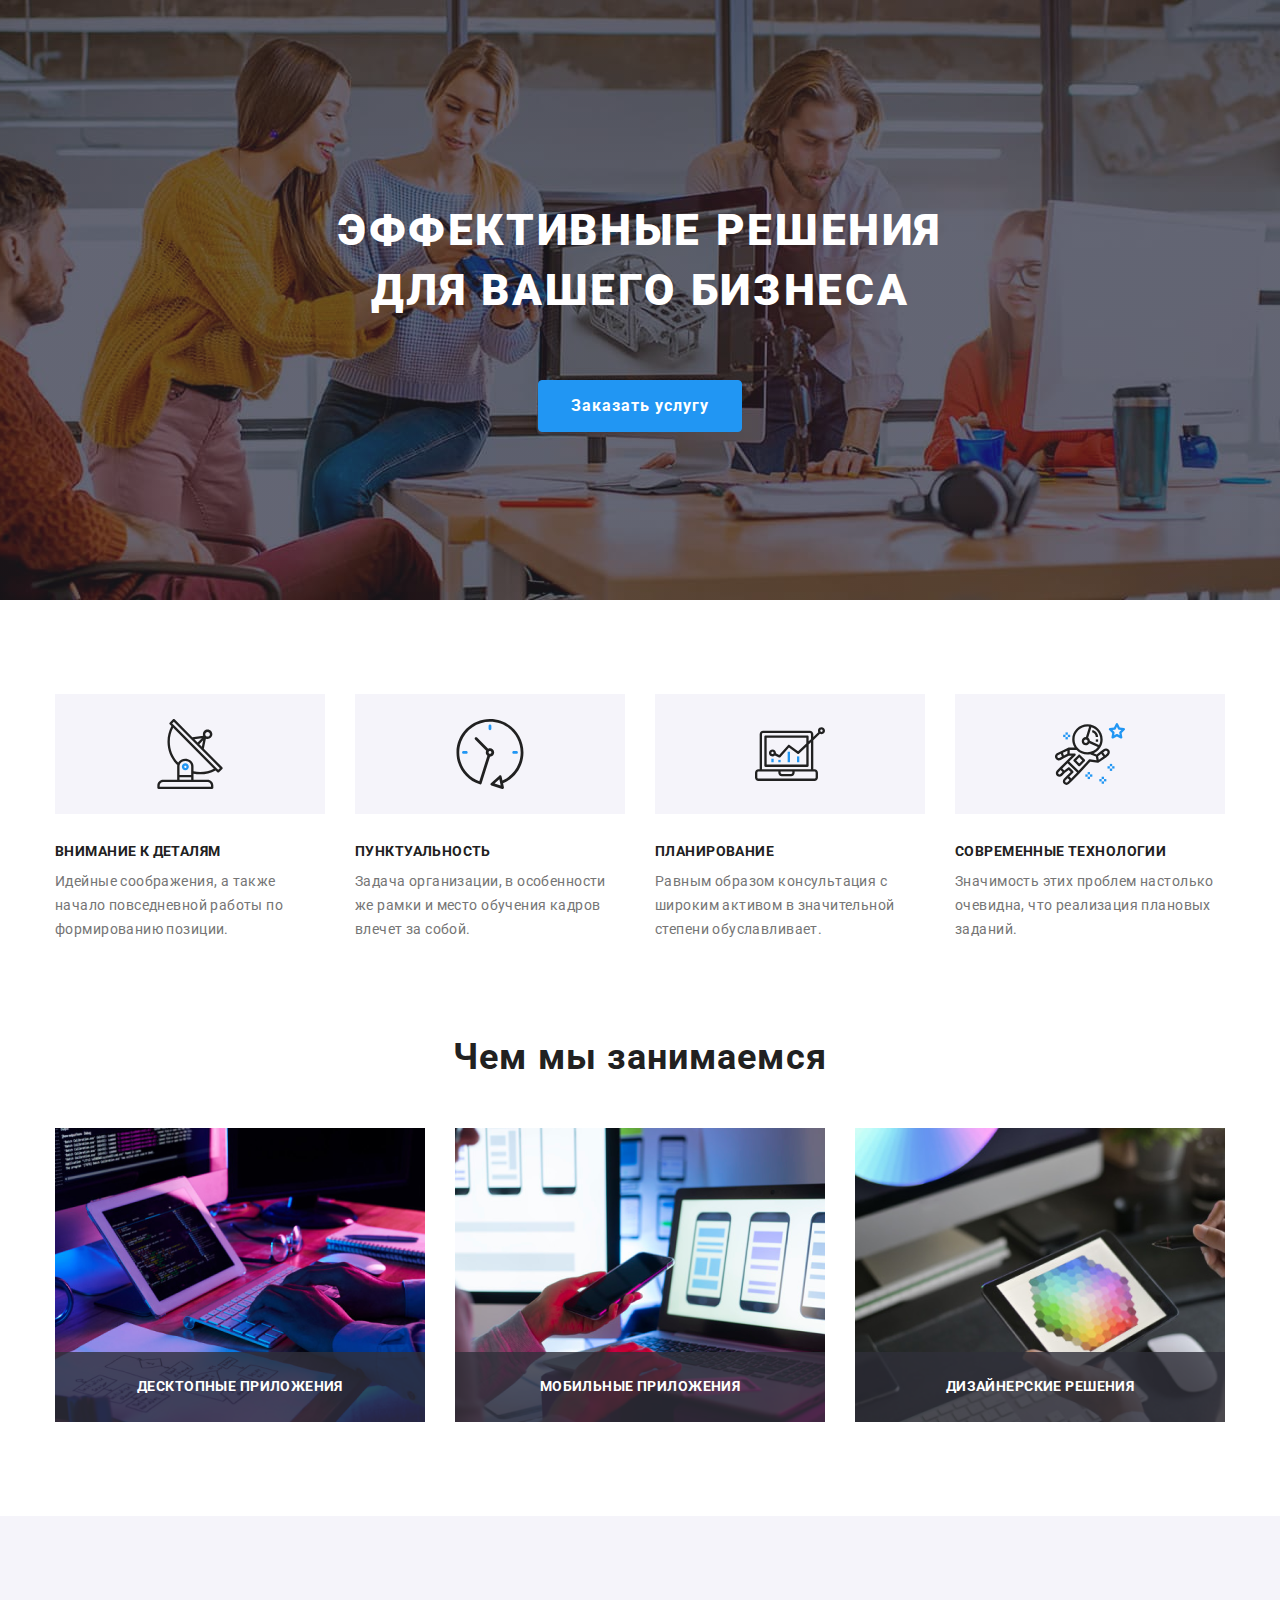
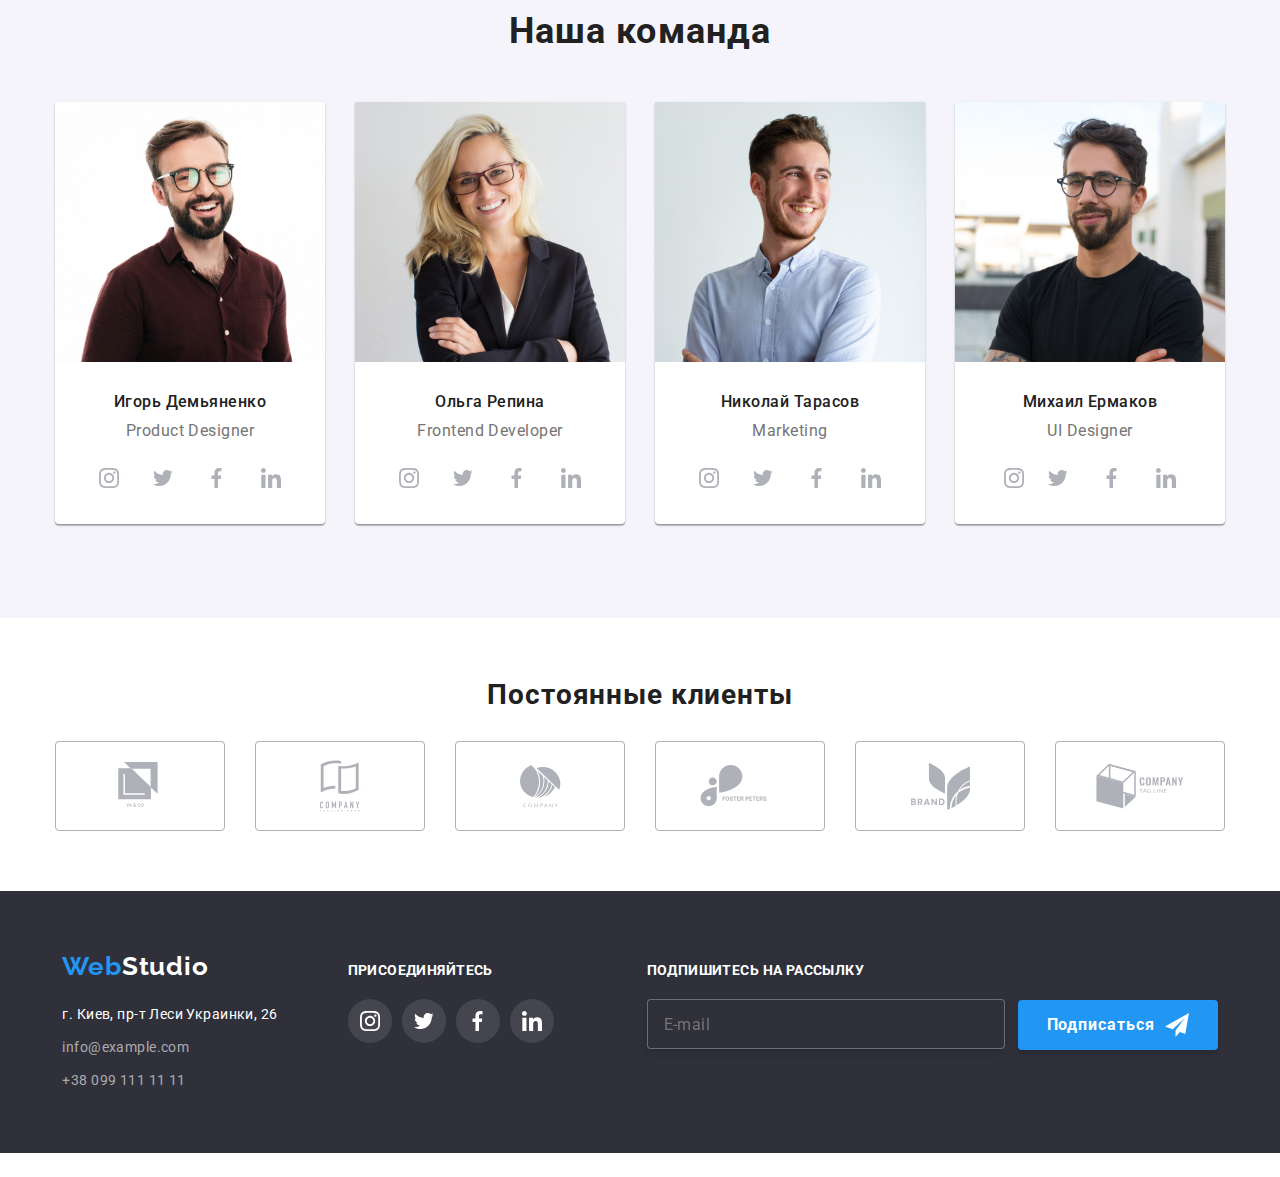
<file: index.html>
<!DOCTYPE html>
<html lang="ru">

<head>
    <meta charset="UTF-8">
    <meta name="viewport" content="width=device-width, initial-scale=1">
    <title>WebStudio</title>
    <link
        href="https://fonts.googleapis.com/css2?family=Raleway:wght@700&family=Roboto:wght@400;500;700;900&display=swap"
        rel="stylesheet">
    <link rel="stylesheet" href="https://cdnjs.cloudflare.com/ajax/libs/modern-normalize/1.0.0/modern-normalize.min.css">
    <link rel="shortcut icon" href="favicon.ico">
    <!-- <link rel="stylesheet" href="./css/normalize.css"> -->
    <link rel="stylesheet" href="./css/main.min.css" />
</head>

<body>

    <!-- Шапка сайта -->
    <!-- <header class="header">
        <div class="container header-container">
            <nav class="header-nav">
                <a href="index.html" class="header-nav__logo">
                    <span class="header-nav__logo--black">Web</span>Studio</a>
                <ul class="header-nav__list">
                    <li class="header-nav__item">
                        <a href="./index.html" class="link current">Студия</a>
                    </li>
                    <li class="header-nav__item">
                        <a href="./portfolio.html" class="link">Портфолио</a>
                    </li>
                    <li class="header-nav__item">
                        <a href="" class="link">Контакты</a>
                    </li>
                </ul>
            </nav>
            <ul class="info">
                <li>
                    <a href="mailto:info@devstudio.com" class="mail">
                    <svg width="16px" height="12px">
                        <use href="./images/symbol-defs.svg#icon-envelope">
                        </use>
                    </svg>
                    info@devstudio.com</a>
                </li>
                <li>
                    <a href="tel:+380961111111" class="phone">
                    <svg width="10px" height="16px">
                        <use href="./images/symbol-defs.svg#icon-phone">
                        </use>
                    </svg>
                    +38 096 111 11 11</a>
                </li>
            </ul>
        </div>
    </header> -->

    <main>
        <!-- Секция заказать услуг -->
        <section class="decision">
                <h1 class="decision__title">Эффективные решения <br> для вашего бизнеса</h1>
                <button class="decision__button" data-modal-open>Заказать услугу</button>
        </section>
        <!-- Секция преимуществ  -->
        <section class="advantages">
            <div class="container">
                <ul class="advantages__list">
                    <li class="advantages__list__item antenna">
                        <h2 class="item__title">Внимание к деталям</h2>
                        <p class="item__text">Идейные соображения, а также начало повседневной работы по формированию
                            позиции.</p>
                    </li>
                    <li class="advantages__list__item clock">
                        <h2 class="item__title">Пунктуальность</h2>
                        <p class="item__text">Задача организации, в особенности же рамки и место обучения кадров влечет за
                            собой.</p>
                    </li>
                    <li class="advantages__list__item diagram">
                        <h2 class="item__title">Планирование</h2>
                        <p class="item__text">Равным образом консультация с широким активом в значительной степени
                            обуславливает.</p>
                    </li>
                    <li class="advantages__list__item astronaut">
                        <h2 class="item__title">Современные технологии</h2>
                        <p class="item__text">Значимость этих проблем настолько очевидна, что реализация плановых заданий.
                        </p>
                    </li>
                </ul>
            </div>
        </section>
        <section class="activ">
            <!-- Секция род деятельности -->
            <div class="container">
                <h3 class="activ__title">Чем мы занимаемся</h3>
                <ul class="activ__list">
                    <li class="activ__img">
                        <img src="./images/laptop.png" alt="Ноутбук" width="370" height="294" />
                        <h3>Десктопные приложения</h3>
                    </li>
                    <li class="activ__img">
                        <img src="./images/phone.png" alt="Телефон" width="370" height="294" />
                        <h3>Мобильные приложения</h3>
                    </li>
                    <li class="activ__img">
                        <img src="./images/tablet.png" alt="Планшет" width="370" height="294" />
                        <h3>Дизайнерские решения</h3>
                    </li>
                </ul>
            </div>
        </section>

        <!-- Секция наши специалисты -->
        <section class="team">
            <div class="container">
                <h3 class="team__headline">Наша команда</h3>
                <ul class="team__list">
                    <li class="team__prof">
                        <img src="./images/igor.jpg" alt="Игорь Демьяненко" width="270" height="260"/>
                        <div class="team-card">
                            <h3 class="team-card__title">Игорь Демьяненко</h3>
                            <p class="team-card__text">Product Designer</p>
                                <ul class="team-social">
                                    <li class="team-social__list">
                                        <a href class="team-social__link">
                                        <svg>
                                        <use href="./images/symbol-defs.svg#icon-instagram"></use>
                                        </svg>
                                        </a>
                                    </li>
                                    <li class="team-social__list">
                                        <a href class="team-social__link">
                                        <svg>
                                        <use href="./images/symbol-defs.svg#icon-twitter"></use>
                                        </svg>
                                        </a>
                                    </li>
                                    <li class="team-social__list">
                                        <a href class="team-social__link">
                                        <svg>
                                        <use href="./images/symbol-defs.svg#icon-facebook"></use>
                                        </svg>
                                        </a>
                                    </li>
                                    <li class="team-social__list">
                                        <a href class="team-social__link">
                                        <svg>
                                        <use href="./images/symbol-defs.svg#icon-linkedin"></use>
                                        </svg>
                                    </a>
                                    </li>
                                </ul>
                        </div>
                    </li>
                    <li class="team__prof"><img src="./images/olga.jpg" alt="Ольга Репина" width="270" height="260" />
                        <div class="team-card">
                            <h3 class="team-card__title">Ольга Репина</h3>
                            <p class="team-card__text">Frontend Developer</p>
                                <ul class="team-social">
                                    <li class="team-social__list">
                                        <a href="" class="team-social__link">
                                            <svg>
                                                <use href="./images/symbol-defs.svg#icon-instagram"></use>
                                            </svg>
                                        </a>
                                    </li>
                                    <li class="team-social__list">
                                        <a href class="team-social__link">
                                            <svg>
                                                <use href="./images/symbol-defs.svg#icon-twitter"></use>
                                            </svg>
                                        </a>
                                    </li>
                                    <li class="team-social__list">
                                        <a href class="team-social__link">
                                            <svg>
                                                <use href="./images/symbol-defs.svg#icon-facebook"></use>
                                            </svg>
                                        </a>
                                    </li>
                                    <li class="team-social__list">
                                        <a href class="team-social__link">
                                            <svg>
                                                <use href="./images/symbol-defs.svg#icon-linkedin"></use>
                                            </svg>
                                        </a>
                                    </li>
                                </ul>
                        </div>
                        
                    </li>
                    <li class="team__prof"><img src="./images/nikolay.jpg" alt="Николай Тарасов" width="270" height="260" />
                        <div class="team-card">
                            <h3 class="team-card__title">Николай Тарасов</h3>
                            <p class="team-card__text">Marketing</p>
                                <ul class="team-social">
                                    <li class="team-social__list">
                                        <a href="" class="team-social__link">
                                            <svg>
                                                <use href="./images/symbol-defs.svg#icon-instagram"></use>
                                            </svg>
                                        </a>
                                    </li>
                                    <li class="team-social__list">
                                        <a href class="team-social__link">
                                            <svg>
                                                <use href="./images/symbol-defs.svg#icon-twitter"></use>
                                            </svg>
                                        </a>
                                    </li>
                                    <li class="team-social__list">
                                        <a href class="team-social__link">
                                            <svg>
                                                <use href="./images/symbol-defs.svg#icon-facebook"></use>
                                            </svg>
                                        </a>
                                    </li>
                                    <li class="team-social__list">
                                        <a href class="team-social__link">
                                            <svg>
                                                <use href="./images/symbol-defs.svg#icon-linkedin"></use>
                                            </svg>
                                        </a>
                                    </li>
                                </ul>
                        </div>
                    </li>
                    <li class="team__prof"><img src="./images/mikhail.jpg" alt="Михаил Ермаков" width="270" height="260" />
                        <div class="team-card">
                            <h3 class="team-card__title">Михаил Ермаков</h3>
                            <p class="team-card__text">UI Designer</p>
                                <ul class="team-social">
                                    <li class="team-socia__list">
                                        <a href="" class="team-social__link">
                                            <svg>
                                                <use href="./images/symbol-defs.svg#icon-instagram"></use>
                                            </svg>
                                        </a>
                                    </li>
                                    <li class="team-social__list">
                                        <a href class="team-social__link">
                                            <svg>
                                                <use href="./images/symbol-defs.svg#icon-twitter"></use>
                                            </svg>
                                        </a>
                                    </li>
                                    <li class="team-social__list">
                                        <a href class="team-social__link">
                                            <svg>
                                                <use href="./images/symbol-defs.svg#icon-facebook"></use>
                                            </svg>
                                        </a>
                                    </li>
                                    <li class="team-social__list">
                                        <a href class="team-social__link">
                                            <svg>
                                                <use href="./images/symbol-defs.svg#icon-linkedin"></use>
                                            </svg>
                                        </a>
                                    </li>
                                </ul>
                        </div>
                    </li>
                </ul>
            </div>
        </section>
        <section class="clients">
            <div class="container">
                <h2 class="clients__title">Постоянные клиенты</h2>
                <ul class="clients__list">
                    <li class="clients-page__link">
                        <a href class="clients-page__icon">
                            <svg width="44" height="48">
                                <use href="./images/symbol-defs.svg#icon-ya-and-co"></use>
                            </svg>
                        </a>
                    </li>
                    <li class="clients-page__link">
                        <a href class="clients-page__icon">
                            <svg width="40" height="52">
                                <use href="./images/symbol-defs.svg#icon-company-tagline"></use>
                            </svg>
                        </a>
                    </li>
                    <li class="clients-page__link">
                        <a href class="clients-page__icon">
                            <svg width="41" height="43">
                                <use href="./images/symbol-defs.svg#icon-company-fruits"></use>
                            </svg>
                        </a>
                    </li>
                    <li class="clients-page__link">
                        <a href class="clients-page__icon">
                            <svg width="80" height="42">
                                <use href="./images/symbol-defs.svg#icon-foster-peters"></use>
                            </svg>
                        </a>
                    </li>
                    <li class="clients-page__link">
                        <a href class="clients-page__icon">
                            <svg width="59" height="47">
                                <use href="./images/symbol-defs.svg#icon-brand"></use>
                            </svg>
                        </a>
                    </li>
                    <li class="clients-page__link">
                        <a href class="clients-page__icon">
                            <svg width="88" height="45">
                                <use href="./images/symbol-defs.svg#icon-build"></use>
                            </svg>
                        </a>
                    </li>
                </ul>
            </div>
        </section>
    </main>

    <!-- Подвал страницы -->
    <footer class="contacts-footer">
        <div class="container footer-container">
            <div>
                <a href="index.html" class="contacts-logo">
                    <span class="contacts-web">Web</span>Studio
                </a>
                <address class="contacts-address">
                    <p>г. Киев, пр-т Леси Украинки, 26</p>
                </address>
                <ul class="contacts list">
                    <li class="contacts-nav"><a href="mailto:info@example.com" class="link-footer">info@example.com</a></li>
                    <li class="contacts-nav"><a href="tel:+380991111111" class="link-footer">+38 099 111 11 11</a></li>
                </ul>
            </div>
            <div class="footer-social">
                <h3 class="footer-title">присоединяйтесь</h3>
                <ul class="footer list">
                    <li class="footer-icon">
                        <a href class="team-social__link">
                            <svg>
                                <use href="./images/symbol-defs.svg#icon-instagram"></use>
                            </svg>
                        </a>
                    </li>
                    <li class="footer-icon">
                        <a href class="team-social__link">
                            <svg>
                                <use href="./images/symbol-defs.svg#icon-twitter"></use>
                            </svg>
                        </a>
                    </li>
                    <li class="footer-icon">
                        <a href class="team-social__link">
                            <svg>
                                <use href="./images/symbol-defs.svg#icon-facebook"></use>
                            </svg>
                        </a>
                    </li>
                    <li class="footer-icon">
                        <a href class="team-social__link">
                            <svg>
                                <use href="./images/symbol-defs.svg#icon-linkedin"></use>
                            </svg>
                        </a>
                    </li>
                </ul>
            </div>
            <div class="mail-submit">
                <h3 class="mail-submit-title">Подпишитесь на рассылку</h3>
                    <form action class="form-mail">
                        <input type="mail" name="E-mail" placeholder="E-mail" class="mail-form">
                            <button type="submit" class="button-submit">Подписаться
                                <svg class="button-img">
                                    <use href="./images/iconsend.svg#send"></use>
                                </svg>
                            </button>
                    </form>
            </div>
        </div>
    </footer>
    <div class="modal-box is-hidden" data-modal>
        <div class="modal-icon">
            <button class="button-close" data-modal-close>
                <svg>
                    <use href="./images/close.svg#close"></use>
                </svg>
            </button>
            <h3 class="window-title">Оставьте свои данные, мы вам перезвоним</h3>
            <form action="" class="form-window">
                <label for="form-input" class="form-input">Имя</label>
                <div class="form-name">
                    <input type="text" id="name_input" class="form-style" name="name">
                    <svg width="12" height="12">
                        <use href="./images/name.svg#name"></use>
                    </svg>
                </div>
                </label>
                <label for="form-input" class="form-input">Телефон</label>
                <div class="form-name">
                    <input type="tel" id="tel" class="form-style" name="phone">
                    <svg width="13" height="13">
                        <use href="./images/contactphone.svg#contactphone"></use>
                    </svg>
                </div>
                </label>
                <label for="form-input" class="form-input">Почта</label>
                <div class="form-name">
                    <input type="mail" id="mail" class="form-style" name="mail">
                    <svg width="15" height="12">
                        <use href="./images/mail.svg#mail"></use>
                    </svg>
                </div>
                </label>
                <label for="form-input" class="form-input">Комментарий</label>
                <div>
                    <textarea name="comment" placeholder="Введите текст" class="comment"></textarea>
                </div>
                <div class="agreement">
                    <input type="checkbox" id="checkbox_inp" name="agreement" class="agreement-hidden check">
                    <label class="agreement-label" for="checkbox_inp">Соглашаюсь с рассылкой и принимаю
                        <a href="" class="agreement-link">Условия договора</a>
                    </label>
                </div>
                <button class="form-button-window">Отправить</button>
            </form>
        </div>
    </div>
    <script src="./js/modal.js"></script> -->
</body>

</html>
</file>
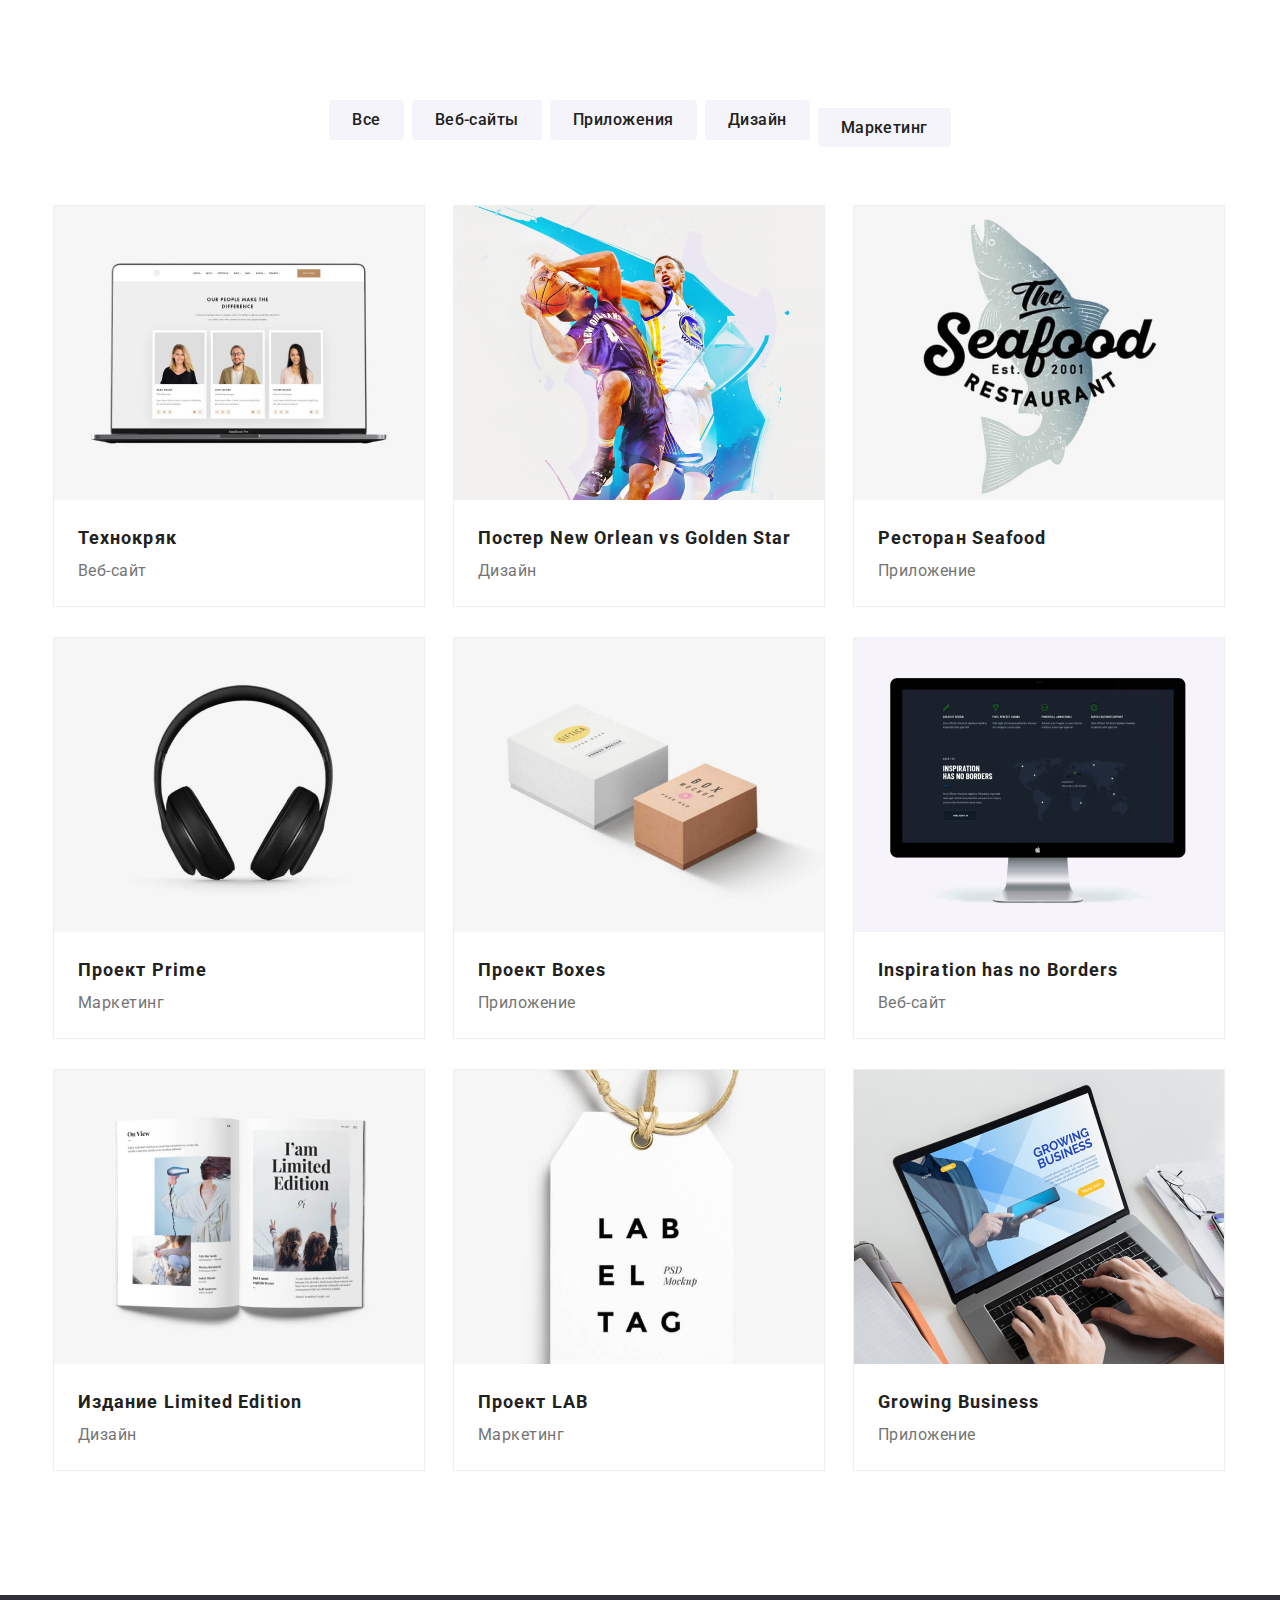
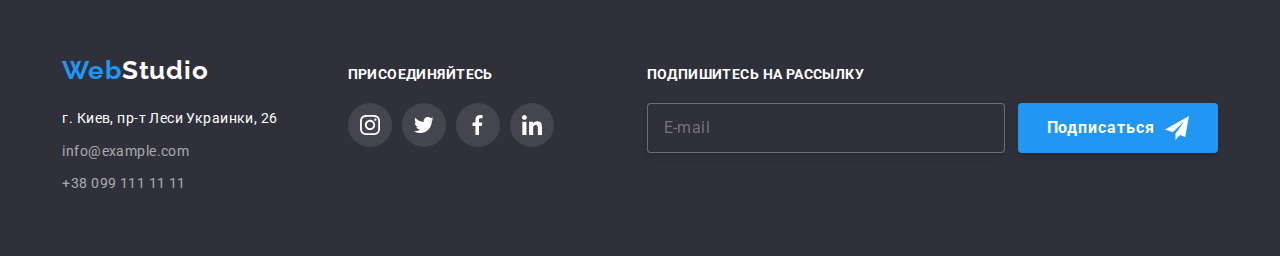
<file: portfolio.html>
<!DOCTYPE html>
<html lang="ru">

<head>
    <meta charset="UTF-8">
    <meta name="viewport" content="width=device-width, initial-scale=1">
    <title>Document</title>
    <link rel="preconnect" href="https://fonts.gstatic.com">
    <link href="https://fonts.googleapis.com/css2?family=Raleway:wght@700&family=Roboto:wght@400;500;700;900&display=swap"
        rel="stylesheet">
    <link rel="stylesheet" href="https://cdnjs.cloudflare.com/ajax/libs/modern-normalize/1.0.0/modern-normalize.min.css">
    <link rel="shortcut icon" href="favicon.ico">
    <!-- <link rel="stylesheet" href="./css/normalize.css"> -->
    <link rel="stylesheet" href="./css/main.min.css" />
</head>

<body>

    <!-- Шапка сайта -->
    <!-- <header class="header">
        <div class="container header-container">
            <nav class="header-nav">
                <a href="index.html" class="header-nav__logo">
                    <span class="header-nav__logo--black">Web</span>Studio</a>
                <ul class="header-nav__list">
                    <li class="header-nav__item">
                        <a href="./index.html" class="link">Студия</a>
                    </li>
                    <li class="header-nav__item">
                        <a href="./portfolio.html" class="link current">Портфолио</a>
                    </li>
                    <li class="header-nav__item">
                        <a href="" class="link">Контакты</a>
                    </li>
                </ul>
            </nav>
            <ul class="info">
                <li>
                    <a href="mailto:info@devstudio.com" class="mail">
                        <svg width="16px" height="12px">
                            <use href="./images/symbol-defs.svg#icon-envelope">
                            </use>
                        </svg>
                        info@devstudio.com</a>
                </li>
                <li>
                    <a href="tel:+380961111111" class="phone">
                        <svg width="10px" height="16px">
                            <use href="./images/symbol-defs.svg#icon-phone">
                            </use>
                        </svg>
                        +38 096 111 11 11</a>
                </li>
            </ul>
        </div>
    </header> -->

    <!--Портфолио-->
    <main>
        <section class="project-section">
            <div class="container">
                <ul class="navigation list">
                    <li><button type="button" class="button primary">Все</button></li>
                    <li><button type="button" class="button primary">Веб-сайты</button></li>
                    <li><button type="button" class="button primary">Приложения</button></li>
                    <li><button type="button" class="button primary">Дизайн</button></li>
                    <li><button type="button" class="button primary">Маркетинг</button></li>
                </ul>
                <ul class="project list">
                    <li class="project-info" tabindex='0'>
                        <div class="project-modal">
                        <img src="./images/website.jpg" alt="Наши люди" >
                        <p class="project-modal-text">
                            Технокряк это современная площадка распространения коронавируса. Компании используют эту платформу для цифрового
                            шпионажа и атак на защищённые сервера конкурентов.
                        </p>
                        </div>
                        <div class="project-blok">
                            <h2 class="project-title">Технокряк</h2>
                            <p class="project-text">Веб-сайт</p>
                            </div>
                    </li>
                    <li class="project-info" tabindex='0'>
                        <div class="project-modal" wight="322" height="168">
                        <img src="./images/posterbasketball.jpg" alt="Игроки" width="100%" height="100%">
                        <p class="project-modal-text">
                            Технокряк это современная площадка распространения коронавируса. Компании используют эту платформу для цифрового
                            шпионажа и атак на защищённые сервера конкурентов.
                        </p>
                        </div>
                        <div class="project-blok">
                            <h2 class="project-title">Постер New Orlean vs Golden Star</h2>
                            <p class="project-text">Дизайн</p>
                        </div>
                    </li>
                    <li class="project-info" tabindex='0'>
                        <div class="project-modal" wight="322" height="168">
                        <img src="./images/restaurantseafood.jpg" alt="Ресторан Морепродуктов" width="370" height="294">
                        <p class="project-modal-text">
                            Технокряк это современная площадка распространения коронавируса. Компании используют эту платформу для цифрового
                            шпионажа и атак на защищённые сервера конкурентов.
                        </p>
                        </div>
                        <div class="project-blok">
                            <h2 class="project-title">Ресторан Seafood</h2>
                            <p class="project-text">Приложение</p>
                        </div>
                    </li>
                    <li class="project-info" tabindex='0'>
                        <div class="project-modal" wight="322" height="168">
                        <img src="./images/projectprime.jpg" alt="Наушники" width="370" height="294">
                        <p class="project-modal-text">
                            Технокряк это современная площадка распространения коронавируса. Компании используют эту платформу для цифрового
                            шпионажа и атак на защищённые сервера конкурентов.
                        </p>
                        </div>
                        <div class="project-blok">
                            <h2 class="project-title">Проект Prime</h2>
                            <p class="project-text">Маркетинг</p>
                        </div>
                    </li>
                    <li class="project-info" tabindex='0'>
                        <div class="project-modal" wight="322" height="168">
                        <img src="./images/projectboxes.jpg" alt="Коробочки" width="370" height="294">
                        <p class="project-modal-text">
                            Технокряк это современная площадка распространения коронавируса. Компании используют эту платформу для цифрового
                            шпионажа и атак на защищённые сервера конкурентов.
                        </p>
                        </div>
                        <div class="project-blok">
                            <h2 class="project-title">Проект Boxes</h2>
                            <p class="project-text">Приложение</p>
                        </div>
                    </li>
                    <li class="project-info" tabindex='0'>
                        <div class="project-modal" wight="322" height="168">
                        <img src="./images/inspiration.jpg" alt="Карта" width="370" height="294">
                        <p class="project-modal-text">
                            Технокряк это современная площадка распространения коронавируса. Компании используют эту платформу для цифрового
                            шпионажа и атак на защищённые сервера конкурентов.
                        </p>
                        </div>
                        <div class="project-blok">
                            <h2 class="project-title">Inspiration has no Borders</h2>
                            <p class="project-text">Веб-сайт</p>
                        </div>
                    </li>
                    <li class="project-info" tabindex='0'>
                        <div class="project-modal" wight="322" height="168">
                        <img src="./images/journallimed.jpg" alt="Журнал" width="370" height="294">
                        <p class="project-modal-text">
                            Технокряк это современная площадка распространения коронавируса. Компании используют эту платформу для цифрового
                            шпионажа и атак на защищённые сервера конкурентов.
                        </p>
                        </div>
                        <div class="project-blok">
                            <h2 class="project-title">Издание Limited Edition</h2>
                            <p class="project-text">Дизайн</p>
                        </div>
                    </li>
                    <li class="project-info" tabindex='0'>
                        <div class="project-modal" wight="322" height="168">
                        <img src="./images/projectlab.jpg" alt="Ярлык" width="370" height="294">
                        <p class="project-modal-text">
                            Технокряк это современная площадка распространения коронавируса. Компании используют эту платформу для цифрового
                            шпионажа и атак на защищённые сервера конкурентов.
                        </p>
                        </div>
                        <div class="project-blok">
                            <h2 class="project-title">Проект LAB</h2>
                            <p class="project-text">Маркетинг</p>
                    </div>
                    </li>
                    <li class="project-info" tabindex='0'>
                        <div class="project-modal" wight="322" height="168">
                        <img src="./images/growingbusiness.jpg" alt="Бизнес" width="370" height="294">
                        <p class="project-modal-text">
                            Технокряк это современная площадка распространения коронавируса. Компании используют эту платформу для цифрового
                            шпионажа и атак на защищённые сервера конкурентов.
                        </p>
                        </div>
                        <div class="project-blok">
                            <h2 class="project-title">Growing Business</h2>
                            <p class="project-text">Приложение</p>
                        </div>
                    </li>
                </ul>
            </div>
        </section>

    </main>

    <!-- Подвал страницы -->
    <footer class="contacts-footer">
        <div class="container footer-container">
            <div>
                <a href="index.html" class="contacts-logo">
                    <span class="contacts-web">Web</span>Studio
                </a>
                <address class="contacts-address">
                    <p>г. Киев, пр-т Леси Украинки, 26</p>
                </address>
                <ul class="contacts list">
                    <li class="contacts-nav"><a href="mailto:info@example.com" class="link-footer">info@example.com</a></li>
                    <li class="contacts-nav"><a href="tel:+380991111111" class="link-footer">+38 099 111 11 11</a></li>
                </ul>
            </div>
            <div class="footer-social">
                <h3 class="footer-title">присоединяйтесь</h3>
                <ul class="footer list">
                    <li class="footer-icon">
                        <a href class="team-social__link">
                            <svg>
                                <use href="./images/symbol-defs.svg#icon-instagram"></use>
                            </svg>
                        </a>
                    </li>
                    <li class="footer-icon">
                        <a href class="team-social__link">
                            <svg>
                                <use href="./images/symbol-defs.svg#icon-twitter"></use>
                            </svg>
                        </a>
                    </li>
                    <li class="footer-icon">
                        <a href class="team-social__link">
                            <svg>
                                <use href="./images/symbol-defs.svg#icon-facebook"></use>
                            </svg>
                        </a>
                    </li>
                    <li class="footer-icon">
                        <a href class="team-social__link">
                            <svg>
                                <use href="./images/symbol-defs.svg#icon-linkedin"></use>
                            </svg>
                        </a>
                    </li>
                </ul>
            </div>
            <div class="mail-submit">
                <h3 class="mail-submit-title">Подпишитесь на рассылку</h3>
                <form action class="form-mail">
                    <input type="mail" name="E-mail" placeholder="E-mail" class="mail-form">
                    <button type="submit" class="button-submit">Подписаться
                        <svg class="button-img">
                            <use href="./images/iconsend.svg#send"></use>
                        </svg>
                    </button>
                </form>
            </div>
        </div>
    </footer>

</body>

</html>
</file>
<file: css/main.min.css>
body{color:#ffffff;font-family:Roboto, sans-serif;font-size:14px;line-height:1.71;margin:0px;padding:0px}img{display:block}h2{margin:0px}h3{margin:0px}ul{margin:0px;padding:0px;list-style:none}p{margin:0px}a:active,a:focus{outline:none}.container{width:100%;min-height:inherit;padding-left:15px;padding-right:15px}@media screen and (min-width: 480px){.container{max-width:450px;padding-left:15px;padding-right:15px;margin:0 auto}}@media screen and (min-width: 768px) and (max-width: 1199px){.container{max-width:768px;padding-left:15px;padding-right:15px;margin:0 auto}}@media screen and (min-width: 1200px){.container{max-width:1200px;margin:0 auto}}a{text-decoration:none}.header-container{display:-webkit-box;display:-ms-flexbox;display:flex;-webkit-box-align:center;-ms-flex-align:center;align-items:center;-webkit-box-pack:center;-ms-flex-pack:center;justify-content:center}.header{border-bottom:1px solid #ececec}.header-nav{display:-webkit-box;display:-ms-flexbox;display:flex;-webkit-box-align:center;-ms-flex-align:center;align-items:center;-webkit-box-pack:center;-ms-flex-pack:center;justify-content:center;height:inherit}.header-nav__logo{color:#212121;margin-right:93px;font-family:Raleway, sans-serif;font-weight:700;font-size:24px;line-height:1.17;letter-spacing:0.03em;padding-top:24px;padding-bottom:25px}.header-nav__logo--black{color:#2196f3;padding-top:24px;padding-bottom:25px}.header-nav__list{display:-webkit-box;display:-ms-flexbox;display:flex;-webkit-box-orient:horizontal;-webkit-box-direction:normal;-ms-flex-direction:row;flex-direction:row;-webkit-box-align:center;-ms-flex-align:center;align-items:center;-webkit-box-pack:center;-ms-flex-pack:center;justify-content:center}.header-nav__list li:not(:last-child){margin-right:50px}.header-nav__item .link{color:#212121;font-weight:500;font-size:14px;line-height:1.14;letter-spacing:0.02em;text-decoration:none;padding-top:32px;padding-bottom:32px}.header-nav__item .link.current{color:#2196f3;position:relative;padding-top:32px;padding-bottom:32px}.header-nav__item .link.current::after{position:absolute;bottom:0;content:"";display:-webkit-box;display:-ms-flexbox;display:flex;width:100%;height:4px;background-color:#2196f3;border-radius:2px}.header-nav__item:hover,.header-nav__item:focus{color:#2196f3;-webkit-transition:250ms color cubic-bezier(0.4, 0, 0.2, 1);transition:250ms color cubic-bezier(0.4, 0, 0.2, 1)}.info{display:-webkit-box;display:-ms-flexbox;display:flex;-webkit-box-align:center;-ms-flex-align:center;align-items:center;margin-left:305px}.info li:first-child{margin-right:30px}.mail{display:-webkit-box;display:-ms-flexbox;display:flex;-webkit-box-pack:center;-ms-flex-pack:center;justify-content:center;-webkit-box-align:center;-ms-flex-align:center;align-items:center;color:#757575;font-weight:500;font-size:14px;line-height:1.14;letter-spacing:0.02em;text-decoration:none;padding-top:32px;padding-bottom:32px}.mail svg{margin-right:10px;display:inline-block;-webkit-box-align:center;-ms-flex-align:center;align-items:center;background-size:contain}.mail:hover,.mail:focus{color:#2196f3;fill:#2196f3;-webkit-transition:250ms color cubic-bezier(0.4, 0, 0.2, 1);transition:250ms color cubic-bezier(0.4, 0, 0.2, 1)}.mail:hover svg:hover,.mail:focus svg:hover{fill:#2196f3;-webkit-transition:250ms color cubic-bezier(0.4, 0, 0.2, 1);transition:250ms color cubic-bezier(0.4, 0, 0.2, 1)}.phone{display:-webkit-box;display:-ms-flexbox;display:flex;-webkit-box-pack:center;-ms-flex-pack:center;justify-content:center;-webkit-box-align:center;-ms-flex-align:center;align-items:center;color:#757575;font-weight:500;font-size:14px;line-height:1.14;letter-spacing:0.02em;text-decoration:none;padding-top:32px;padding-bottom:32px}.phone svg{margin-right:10px;display:inline-block;-webkit-box-align:center;-ms-flex-align:center;align-items:center;background-size:contain}.phone:hover,.phone:focus{color:#2196f3;fill:#2196f3;-webkit-transition:250ms color cubic-bezier(0.4, 0, 0.2, 1);transition:250ms color cubic-bezier(0.4, 0, 0.2, 1)}.phone:hover svg:hover,.phone:focus svg:hover{fill:#2196f3;-webkit-transition:250ms color cubic-bezier(0.4, 0, 0.2, 1);transition:250ms color cubic-bezier(0.4, 0, 0.2, 1)}.decision{min-height:400px;background-image:-webkit-gradient(linear, left top, left bottom, from(rgba(47,48,58,0.4)), to(rgba(47,48,58,0.4))),url("../images/people.jpg");background-image:linear-gradient(rgba(47,48,58,0.4), rgba(47,48,58,0.4)),url("../images/people.jpg");background-position:center;background-repeat:no-repeat;background-size:cover;padding-top:118px;padding-bottom:118px;text-align:center}.decision__title{margin:0 auto;margin-bottom:10px;font-family:Roboto;font-style:normal;font-weight:900;font-size:26px;line-height:42px;letter-spacing:0.06em;text-transform:uppercase;color:#ffffff}.decision__button{color:#fff;background-color:#2196f3;font-weight:700;font-size:16px;line-height:1.87;text-align:center;letter-spacing:0.06em;padding:10px 32px;margin-top:30px;border:1px solid #2196f3;border-radius:4px;cursor:pointer}.decision__button :hover{color:#212121;font-family:Roboto, sans-serif;background-color:#fff;cursor:pointer;-webkit-transition:250ms color cubic-bezier(0.4, 0, 0.2, 1);transition:250ms color cubic-bezier(0.4, 0, 0.2, 1)}@media screen and (min-width: 768px) and (max-width: 1199px){.decision{background-image:-webkit-gradient(linear, left top, left bottom, from(rgba(47,48,58,0.4)), to(rgba(47,48,58,0.4))),url("../images/people.jpg");background-image:linear-gradient(rgba(47,48,58,0.4), rgba(47,48,58,0.4)),url("../images/people.jpg")}.decision__title{width:360px}}@media screen and (min-width: 1200px){.decision{max-width:100%;min-height:600px;background-image:-webkit-gradient(linear, left top, left bottom, from(rgba(47,48,58,0.4)), to(rgba(47,48,58,0.4))),url("../images/people.jpg");background-image:linear-gradient(rgba(47,48,58,0.4), rgba(47,48,58,0.4)),url("../images/people.jpg");padding-top:200px;padding-bottom:118px}.decision__title{width:696px;font-size:44px;line-height:60px;margin-bottom:30px}}.advantages{padding-top:60px;padding-bottom:30px}.advantages__list__item:not(:last-child){margin-bottom:30px}.advantages__list__item::before{display:block;content:"";height:120px;margin-bottom:30px;background-repeat:no-repeat;background-position:center;background-color:#f5f4fa}@media screen and (min-width: 768px) and (max-width: 1199px){.advantages__list{display:-webkit-box;display:-ms-flexbox;display:flex;-ms-flex-wrap:wrap;flex-wrap:wrap;-webkit-box-pack:justify;-ms-flex-pack:justify;justify-content:space-between}.advantages__list__item{width:354px}}@media screen and (min-width: 1200px){.advantages{padding-top:94px;padding-bottom:94px}.advantages__list{display:-webkit-box;display:-ms-flexbox;display:flex;-webkit-box-pack:justify;-ms-flex-pack:justify;justify-content:space-between}.advantages__list__item{width:270px}.advantages__list__item:not(:last-child){margin-bottom:0}}.item__title{color:#212121;font-weight:700;font-size:14px;line-height:1.14;letter-spacing:0.03em;text-transform:uppercase;margin:0px;margin-bottom:10px;text-align:center}.item__text{color:#757575;font-weight:400;font-size:14px;line-height:1.71;letter-spacing:0.03em;margin:0}@media screen and (min-width: 768px) and (max-width: 1199px){.item__title{text-align:left}}@media screen and (min-width: 1200px){.item{margin:0px;width:270px}.item__title{text-align:left}}.antenna::before{background-image:url(../images/antenna.svg)}.clock::before{background-image:url(../images/clock.svg)}.diagram::before{background-image:url(../images/diagram.svg)}.astronaut::before{background-image:url(../images/astronaut.svg)}@media screen and (max-width: 1199px){.activ{display:none}}@media screen and (min-width: 1200px){.activ{margin:0px;padding-bottom:94px}.activ__title{color:#212121;font-weight:700;font-size:36px;line-height:1.17;text-align:center;letter-spacing:0.03em;margin:0px;margin-bottom:50px}.activ__list{display:-webkit-box;display:-ms-flexbox;display:flex}.activ__list li:not(:last-child){margin-right:30px}}@media screen and (min-width: 1200px){.activ__img{position:relative}.activ__img h3{font-weight:700;font-size:14px;line-height:1.14;text-align:center;letter-spacing:0.03em;text-transform:uppercase;display:-webkit-box;display:-ms-flexbox;display:flex;-webkit-box-pack:center;-ms-flex-pack:center;justify-content:center;-webkit-box-align:center;-ms-flex-align:center;align-items:center;position:absolute;content:"";width:370px;height:70px;top:224px;background-color:rgba(47,48,58,0.8)}}.team__prof{background-color:#fff;-webkit-box-shadow:0px 1px 3px rgba(0,0,0,0.12),0px 1px 1px rgba(0,0,0,0.14),0px 2px 1px rgba(0,0,0,0.2);box-shadow:0px 1px 3px rgba(0,0,0,0.12),0px 1px 1px rgba(0,0,0,0.14),0px 2px 1px rgba(0,0,0,0.2);border-radius:0px 0px 4px 4px}.team__prof img{height:100%;width:100%}@media screen and (min-width: 768px) and (max-width: 1199px){.team__prof{margin-bottom:30px}.team__prof img{width:354px;height:374px}}@media screen and (min-width: 1200px){.team__prof:not(:last-child){margin-right:30px}.team__prof img{width:270px;height:260px;margin-bottom:30px;margin-left:0px}}.team{background-color:#f5f4fa;padding-top:60px;padding-bottom:40px}.team__headline{color:#212121;font-weight:700;font-size:28px;line-height:1.17;text-align:center;letter-spacing:0.03em;margin-bottom:50px}@media screen and (min-width: 768px) and (max-width: 1199px){.team__list{display:-webkit-box;display:-ms-flexbox;display:flex;-ms-flex-wrap:wrap;flex-wrap:wrap;-webkit-box-pack:justify;-ms-flex-pack:justify;justify-content:space-between}}@media screen and (min-width: 1200px){.team{padding-top:94px;padding-bottom:94px}.team__list{display:-webkit-box;display:-ms-flexbox;display:flex}.team__headline{font-size:36px}}.team-card{text-align:center;margin-bottom:30px;margin-top:30px}@media screen and (min-width: 768px) and (max-width: 1199px){.team-card{margin-bottom:0}}@media screen and (min-width: 1200px){.team-card{margin-bottom:0}}.team-card__title{color:#212121;font-weight:500;font-size:16px;line-height:1.19;letter-spacing:0.03em;margin:0px;margin-bottom:10px}.team-card__text{color:#757575;font-weight:400;font-size:16px;line-height:1.19;letter-spacing:0.03em;margin-bottom:16px}.team-social{display:-webkit-box;display:-ms-flexbox;display:flex;-webkit-box-pack:center;-ms-flex-pack:center;justify-content:center;-webkit-box-align:center;-ms-flex-align:center;align-items:center;border-radius:50%;padding-bottom:24px;list-style:none}.team-social__list:not(:last-child){margin-right:10px}.team-social__link{display:-webkit-box;display:-ms-flexbox;display:flex;-webkit-box-pack:center;-ms-flex-pack:center;justify-content:center;-webkit-box-align:center;-ms-flex-align:center;align-items:center;width:44px;height:44px;border-radius:50%}.team-social__link>svg{width:20px;height:20px;fill:#afb1b8}.team-social__link:hover,.team-social__link:focus{background-color:#2196f3;-webkit-transition:250ms cubic-bezier(0.4, 0, 0.2, 1);transition:250ms cubic-bezier(0.4, 0, 0.2, 1)}.team-social__link:hover>svg,.team-social__link:focus>svg{fill:#fff;-webkit-transition:250ms cubic-bezier(0.4, 0, 0.2, 1);transition:250ms cubic-bezier(0.4, 0, 0.2, 1)}.clients{padding-top:60px}.clients__title{color:#212121;font-weight:700;font-size:28px;line-height:1.18;text-align:center;letter-spacing:0.03em;padding-bottom:30px}.clients__list{display:-webkit-box;display:-ms-flexbox;display:flex;-ms-flex-wrap:wrap;flex-wrap:wrap;-ms-flex-pack:distribute;justify-content:space-around;padding-bottom:60px}@media screen and (min-width: 1200px){.clients__list{display:-webkit-box;display:-ms-flexbox;display:flex;-ms-flex-wrap:nowrap;flex-wrap:nowrap;-webkit-box-pack:center;-ms-flex-pack:center;justify-content:center}}.clients-page__link:not(:last-child){margin-bottom:30px}.clients-page__icon{display:-webkit-box;display:-ms-flexbox;display:flex;-webkit-box-pack:center;-ms-flex-pack:center;justify-content:center;-webkit-box-align:center;-ms-flex-align:center;align-items:center;border:1px solid #afb1b8;border-radius:4px;width:210px;height:90px;fill:#afb1b8}.clients-page__icon>svg{fill:#afb1b8}@media screen and (min-width: 1200px){.clients-page__link:not(:last-child){margin-bottom:0;margin-right:30px}.clients-page__icon{width:170px}}.clients-page__icon{-webkit-transition:250ms col cubic-bezier(0.4, 0, 0.2, 1);transition:250ms col cubic-bezier(0.4, 0, 0.2, 1)}.clients-page__icon:hover,.clients-page__icon:focus{border-color:#2196f3;fill:#2196f3}.clients-page__icon:hover>svg,.clients-page__icon:focus>svg{fill:#2196f3;-webkit-transition:250ms cubic-bezier(0.4, 0, 0.2, 1);transition:250ms cubic-bezier(0.4, 0, 0.2, 1)}@media screen and (min-width: 1200px){.clients-page{padding-bottom:94px}.clients-page__list{display:-webkit-box;display:-ms-flexbox;display:flex;-ms-flex-wrap:nowrap;flex-wrap:nowrap;-webkit-box-pack:center;-ms-flex-pack:center;justify-content:center;-webkit-box-align:center;-ms-flex-align:center;align-items:center;padding-bottom:60px}}.contacts-footer{background-color:#2f303a;padding-top:60px;padding-bottom:60px}.contacts-footer li:not(:last-child){margin-bottom:9px}.contacts-logo{color:#fff}.contacts-web{color:#2196f3}.contacts-logo,.contacts-web{font-family:Raleway;font-weight:700;font-size:26px;line-height:1.19;letter-spacing:0.03em;text-decoration:none}.contacts-address{color:#ffffff;font-style:normal;font-weight:400;letter-spacing:0.03em;padding-top:20px;padding-bottom:9px}.contacts-nav .link-footer{color:rgba(255,255,255,0.6);font-weight:400;letter-spacing:0.03em;text-decoration:none}.contacts-nav .link-footer:hover,.contacts-nav .link-footer:focus{color:#2196f3;-webkit-transition:250ms color cubic-bezier(0.4, 0, 0.2, 1);transition:250ms color cubic-bezier(0.4, 0, 0.2, 1)}.footer-container{display:-webkit-box;display:-ms-flexbox;display:flex;text-align:center;-webkit-box-pack:center;-ms-flex-pack:center;justify-content:center;-webkit-box-orient:vertical;-webkit-box-direction:normal;-ms-flex-direction:column;flex-direction:column}@media screen and (min-width: 768px) and (max-width: 1199px){.footer-container{-ms-flex-wrap:wrap;flex-wrap:wrap;-webkit-box-orient:horizontal;-webkit-box-direction:normal;-ms-flex-direction:row;flex-direction:row}}@media screen and (min-width: 1200px){.footer-container{-webkit-box-orient:horizontal;-webkit-box-direction:normal;-ms-flex-direction:row;flex-direction:row;text-align:left}}.footer.list{display:-webkit-box;display:-ms-flexbox;display:flex;-webkit-box-pack:justify;-ms-flex-pack:justify;justify-content:space-between;width:206px;height:44px;margin:0 auto}.footer-social{margin-top:60px}@media screen and (min-width: 768px) and (max-width: 1199px){.footer-social{margin-left:165px;margin-top:0}}@media screen and (min-width: 1200px){.footer-social{margin-left:70px;margin-top:12px}}.footer-title{font-weight:700;font-size:14px;line-height:1.14;letter-spacing:0.03em;text-transform:uppercase;margin-bottom:20px}.footer-icon a{display:-webkit-box;display:-ms-flexbox;display:flex;-webkit-box-pack:center;-ms-flex-pack:center;justify-content:center;-webkit-box-align:center;-ms-flex-align:center;align-items:center;width:44px;height:44px;border-radius:50%;background-color:rgba(255,255,255,0.1)}.footer-icon svg{width:20px;height:20px;fill:#fff}.footer.list li:not(:last-child){margin-right:10px}.footer-icon>a:hover,.footer-icon>a:focus{background-color:#2196f3;-webkit-transition:250ms cubic-bezier(0.4, 0, 0.2, 1);transition:250ms cubic-bezier(0.4, 0, 0.2, 1)}.mail-submit{margin-top:60px}@media screen and (min-width: 1200px){.mail-submit{margin-left:93px;margin-top:12px}}.mail-submit-title{width:219px;height:16px;font-weight:700;font-size:14px;line-height:1.14;letter-spacing:0.03em;text-transform:uppercase;margin:auto}@media screen and (min-width: 1200px){.mail-submit-title{margin-left:0}}.form-mail{margin-top:20px}.mail-form{width:100%;height:50px;font-weight:400;font-size:16px;line-height:1.25;letter-spacing:0.03em;color:rgba(255,255,255,0.6);border:1px solid rgba(255,255,255,0.3);background-color:#2f303a;-webkit-filter:drop-shadow(0px 4px 4px rgba(0,0,0,0.15));filter:drop-shadow(0px 4px 4px rgba(0,0,0,0.15));border-radius:4px;padding:15px 0px 15px 16px;margin-bottom:20px}@media screen and (min-width: 1200px){.mail-form{width:358px}}.button-submit{color:#fff;background-color:#2196f3;font-weight:700;width:200px;height:50px;font-size:16px;line-height:1.87;letter-spacing:0.06em;-webkit-box-shadow:0px 4px 4px rgba(0,0,0,0.15);box-shadow:0px 4px 4px rgba(0,0,0,0.15);border-radius:4px;border:none;outline:none;position:relative;text-align:left;padding-left:29px;margin-left:10px}.button-img{position:absolute;width:24px;height:24px;fill:#ffffff;margin-left:10px;margin-top:3px}.project-section{display:-webkit-box;display:-ms-flexbox;display:flex;-ms-flex-wrap:wrap;flex-wrap:wrap;padding-top:60px;padding-bottom:60px}.navigation.list{display:-webkit-box;display:-ms-flexbox;display:flex;-webkit-box-orient:horizontal;-webkit-box-direction:normal;-ms-flex-direction:row;flex-direction:row;-ms-flex-wrap:wrap;flex-wrap:wrap}.navigation.list li:not(:last-child){margin-right:8px;margin-bottom:15px}.project.list{display:-webkit-box;display:-ms-flexbox;display:flex;-ms-flex-wrap:wrap;flex-wrap:wrap;-webkit-box-pack:center;-ms-flex-pack:center;justify-content:center;margin-top:40px}.project.list li{margin-bottom:30px}.project-info{border:1px solid #eeeeee;margin-left:15px;margin-right:15px}.project-info:hover{-webkit-box-shadow:0px 1px 1px rgba(0,0,0,0.12),0px 4px 4px rgba(0,0,0,0.06),1px 4px 6px rgba(0,0,0,0.16);box-shadow:0px 1px 1px rgba(0,0,0,0.12),0px 4px 4px rgba(0,0,0,0.06),1px 4px 6px rgba(0,0,0,0.16)}.project-blok{padding:20px 24px;margin:0}.project-title{color:#212121;font-weight:700;font-size:18px;line-height:2;letter-spacing:0.06em}.project-text{color:#757575;font-weight:400;font-size:16px;line-height:1.87;letter-spacing:0.03em}.project-modal{position:relative;overflow:hidden;width:100%;height:294px;top:0;left:0}.project-modal-text{position:absolute;left:0;top:100%;width:100%;height:100%;font-weight:400;font-size:18px;line-height:1.56;letter-spacing:0.03em;color:#fff;padding:77px 24px;background-color:rgba(33,150,243,0.9)}.project-modal:hover .project-modal-text{top:0;-webkit-transition:250ms top cubic-bezier(0.4, 0, 0.2, 1);transition:250ms top cubic-bezier(0.4, 0, 0.2, 1)}.button.primary{color:#212121;background-color:#f5f4fa;font-weight:500;font-size:16px;line-height:1.62;text-align:center;letter-spacing:0.03em;cursor:pointer;border:1px solid #f5f4fa;padding:6px 22px;border-radius:4px}.button.primary:focus,.button.primary:hover{color:#f5f4fa;background-color:#2196f3;-webkit-transition:250ms color cubic-bezier(0.4, 0, 0.2, 1);transition:250ms color cubic-bezier(0.4, 0, 0.2, 1)}@media screen and (min-width: 1200px){.project-section{display:-webkit-box;display:-ms-flexbox;display:flex;-ms-flex-wrap:wrap;flex-wrap:wrap;padding-top:100px;padding-bottom:94px}.navigation.list{display:-webkit-box;display:-ms-flexbox;display:flex;-webkit-box-pack:center;-ms-flex-pack:center;justify-content:center;-webkit-box-align:center;-ms-flex-align:center;align-items:center;margin-bottom:50px}.navigation.list li:not(:last-child){margin-right:8px}.project.list{display:-webkit-box;display:-ms-flexbox;display:flex;-ms-flex-wrap:wrap;flex-wrap:wrap;-webkit-box-pack:center;-ms-flex-pack:center;justify-content:center}.project.list li:nth-child(3n){margin-right:0px;margin-bottom:30px}.project.list li:nth-child(1),.project.list li:nth-child(2),.project.list li:nth-child(4),.project.list li:nth-child(5),.project.list li:nth-child(7),.project.list li:nth-child(8){margin-right:30px;margin-bottom:30px}.project-info{margin-left:-2px;border:1px solid #eeeeee}.project-info:hover{-webkit-box-shadow:0px 1px 1px rgba(0,0,0,0.12),0px 4px 4px rgba(0,0,0,0.06),1px 4px 6px rgba(0,0,0,0.16);box-shadow:0px 1px 1px rgba(0,0,0,0.12),0px 4px 4px rgba(0,0,0,0.06),1px 4px 6px rgba(0,0,0,0.16)}.project-blok{padding:20px 24px;margin:0}.project-title{color:#212121;font-weight:700;font-size:18px;line-height:2;letter-spacing:0.06em}.project-text{color:#757575;font-weight:400;font-size:16px;line-height:1.87;letter-spacing:0.03em}.project-modal{position:relative;overflow:hidden;width:370px;height:294px;top:0;left:0}.project-modal-text{position:absolute;left:0;top:100%;font-weight:400;font-size:18px;line-height:1.56;letter-spacing:0.03em;color:#fff;padding:63px 24px;background-color:rgba(33,150,243,0.9)}.project-modal:hover .project-modal-text{top:0;-webkit-transition:250ms top cubic-bezier(0.4, 0, 0.2, 1);transition:250ms top cubic-bezier(0.4, 0, 0.2, 1)}.button.primary{color:#212121;background-color:#f5f4fa;font-weight:500;font-size:16px;line-height:1.62;text-align:center;letter-spacing:0.03em;cursor:pointer;border:1px solid #f5f4fa;padding:6px 22px;border-radius:4px}.button.primary:focus,.button.primary:hover{color:#f5f4fa;background-color:#2196f3;-webkit-transition:250ms color cubic-bezier(0.4, 0, 0.2, 1);transition:250ms color cubic-bezier(0.4, 0, 0.2, 1)}}.modal-box{width:100%;min-height:inherit;position:absolute;top:93px;bottom:0;background-color:rgba(0,0,0,0.2);position:fixed}.modal-icon{position:absolute;width:450px;min-height:609px;background-color:#fff;top:50%;left:50%;-webkit-transform:translate(-50%, -50%);transform:translate(-50%, -50%);-webkit-box-shadow:0 1px 3px rgba(0,0,0,0.12),0 1px 1px rgba(0,0,0,0.14),0 2px 1px rgba(0,0,0,0.2);box-shadow:0 1px 3px rgba(0,0,0,0.12),0 1px 1px rgba(0,0,0,0.14),0 2px 1px rgba(0,0,0,0.2);border-radius:4px}@media screen and (min-width: 1200px){.modal-icon{width:528px;min-height:581px}}.button-close{width:30px;height:30px;background-color:#fff;border-radius:50%;border:1px solid rgba(0,0,0,0.1);display:-webkit-box;display:-ms-flexbox;display:flex;-webkit-box-pack:center;-ms-flex-pack:center;justify-content:center;-webkit-box-align:center;-ms-flex-align:center;align-items:center;cursor:pointer;margin-left:auto;margin-top:8px;margin-right:8px}.button-close svg{width:11px;height:11px;fill:#212121}.button-close svg:hover{fill:#2196f3}.button-close:hover{fill:#2196f3}.is-hidden{opacity:0;pointer-events:none}.name{margin:0 40px}.window-title{font-weight:700;font-size:20px;line-height:1.15;text-align:center;letter-spacing:0.03em;color:#212121;padding:0 40px}.form-window{margin:12px 40px 0}.form-input{display:block;font-weight:400;font-size:12px;line-height:1.17;letter-spacing:0.01em;color:#757575;margin-bottom:4px;margin-top:10px}.form-style{border-radius:4px;width:100%;height:40px;padding-left:42px;outline:none;border:1px solid rgba(255,255,255,0.3);-webkit-filter:drop-shadow(0px 4px 4px rgba(0,0,0,0.15));filter:drop-shadow(0px 4px 4px rgba(0,0,0,0.15))}.form-style:focus,.form-style:hover{border:1px solid #2196f3;border-radius:4px;-webkit-transition:250ms top cubic-bezier(0.4, 0, 0.2, 1);transition:250ms top cubic-bezier(0.4, 0, 0.2, 1)}.form-style:focus+svg,.form-style:hover+svg{fill:#2196f3;-webkit-transition:250ms top cubic-bezier(0.4, 0, 0.2, 1);transition:250ms top cubic-bezier(0.4, 0, 0.2, 1)}.form-name{position:relative}.form-name>svg{position:absolute;top:0;left:0;margin-top:14px;margin-bottom:14px;margin-left:15px}.comment{padding:12px 16px;width:100%;height:120px;resize:none;border:1px solid rgba(33,33,33,0.2);-webkit-box-sizing:border-box;box-sizing:border-box;border-radius:4px}.comment:focus,.comment:hover{border:1px solid #2196f3;border-radius:4px;-webkit-transition:250ms top cubic-bezier(0.4, 0, 0.2, 1);transition:250ms top cubic-bezier(0.4, 0, 0.2, 1)}.agreement{margin-top:20px;display:-webkit-box;display:-ms-flexbox;display:flex}.agreement-hidden{width:16px;height:15px;border:#212121}.agreement-label{position:relative;padding-left:25px;font-size:12px;line-height:1.71;letter-spacing:0.03em;color:#757575}@media screen and (min-width: 1200px){.agreement-label{font-size:14px}}input[name="agreement"]{margin-right:8.4px;margin-left:12px;text-align:center}.agreement-link{color:#2196f3;font-weight:400;font-size:12px;line-height:1.71;letter-spacing:0.03em;text-decoration:underline}@media screen and (min-width: 1200px){.agreement-link{font-size:14px}}.agreement-hidden{position:absolute;width:1px;height:1px;margin:-1px;border:0;padding:0;clip:rect(0 0 0 0)}.agreement-label:before{content:"";position:absolute;width:16px;height:15px;border:2px solid #000;border-radius:2px;left:0}.check:checked+.agreement-label:before{background-color:#2196f3;background-image:url("../images/tick.svg");border-color:#2196f3}.agreement-label:focus+.agreement-label:before{border-color:#2196f3;-webkit-transition:250ms top cubic-bezier(0.4, 0, 0.2, 1);transition:250ms top cubic-bezier(0.4, 0, 0.2, 1)}.form-button-window{color:#fff;background-color:#2196f3;width:200px;height:50px;font-weight:700;font-size:16px;line-height:1.87;text-align:center;letter-spacing:0.06em;margin:0 auto;margin-top:30px;cursor:pointer;border:none;-webkit-box-shadow:0px 4px 4px rgba(0,0,0,0.15);box-shadow:0px 4px 4px rgba(0,0,0,0.15);border-radius:4px;position:absolute;left:50%;-webkit-transform:translateX(-50%);transform:translateX(-50%)}
/*# sourceMappingURL=main.min.css.map */
</file>
